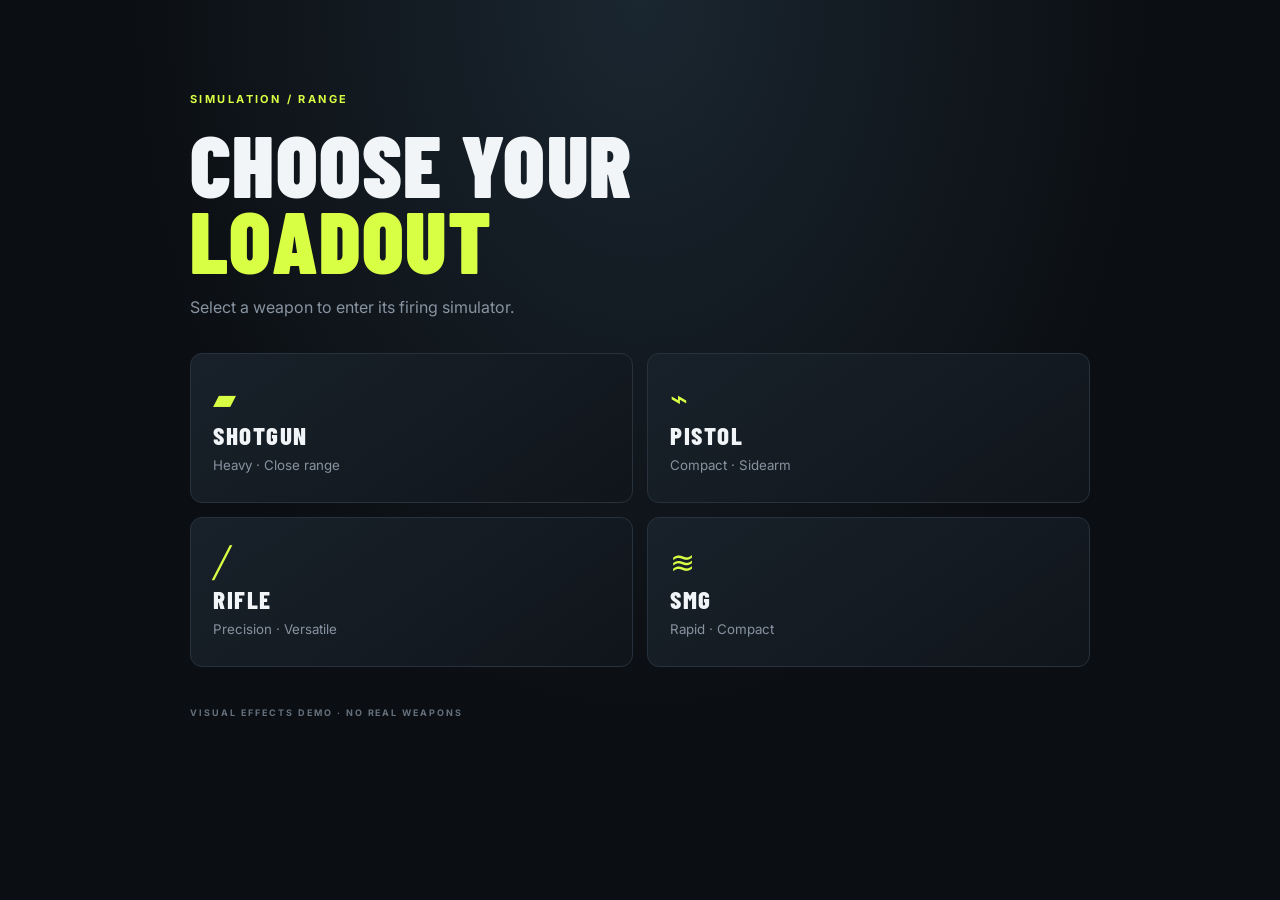
<file: index.html>
<!doctype html>
<html lang="en">
<head>
  <meta charset="utf-8"><meta name="viewport" content="width=device-width, initial-scale=1">
  <title>Weapon Select</title><link rel="stylesheet" href="style.css">
</head>
<body class="menu-page">
  <main class="menu">
    <p class="eyebrow">SIMULATION / RANGE</p>
    <h1>CHOOSE YOUR<br><span>LOADOUT</span></h1>
    <p class="sub">Select a weapon to enter its firing simulator.</p>
    <section class="weapon-grid">
      <a class="weapon-card" href="shotgun.html"><span class="weapon-icon">▰</span><b>SHOTGUN</b><small>Heavy · Close range</small></a>
      <a class="weapon-card" href="pistol.html"><span class="weapon-icon">⌁</span><b>PISTOL</b><small>Compact · Sidearm</small></a>
      <a class="weapon-card" href="rifle.html"><span class="weapon-icon">╱</span><b>RIFLE</b><small>Precision · Versatile</small></a>
      <a class="weapon-card" href="smg.html"><span class="weapon-icon">≋</span><b>SMG</b><small>Rapid · Compact</small></a>
    </section>
    <p class="footer-note">VISUAL EFFECTS DEMO · NO REAL WEAPONS</p>
  </main>
</body></html>
</file>
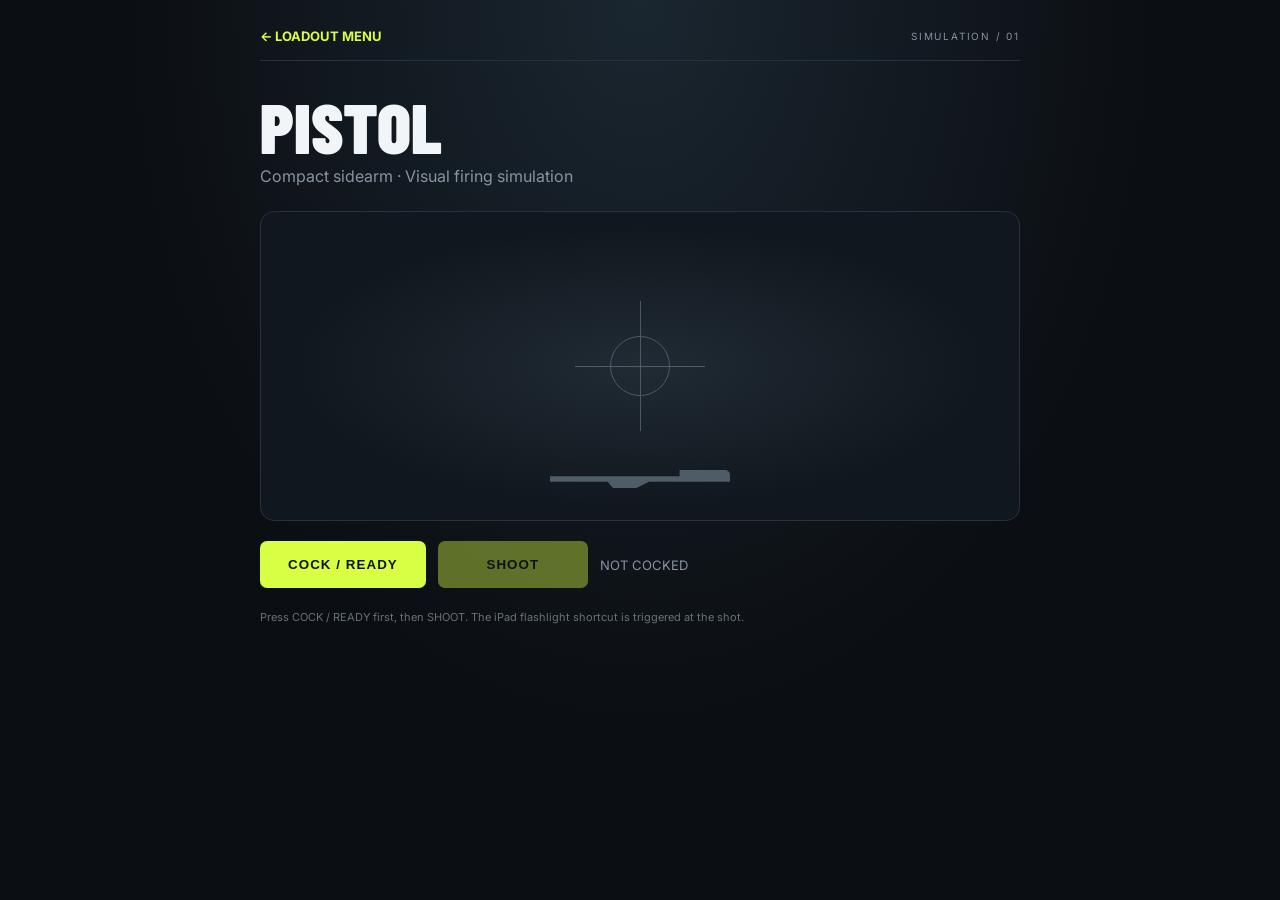
<file: pistol.html>
<!doctype html>
<html lang="en"><head><meta charset="utf-8"><meta name="viewport" content="width=device-width, initial-scale=1">
<title>PISTOL Simulator</title><link rel="stylesheet" href="style.css"></head>
<body><main class="sim">
  <header class="topbar"><a class="back" href="index.html">← LOADOUT MENU</a><span class="tag">SIMULATION / 01</span></header>
  <h2>PISTOL</h2><p class="desc">Compact sidearm · Visual firing simulation</p>
  <section class="stage" aria-label="Visual firing simulation">
    <div class="aim"><i></i></div><div class="weapon-shape"></div><div id="count" class="count">3</div>
  </section>
  <div class="controls"><button id="cock" class="shoot">COCK / READY</button><button id="shoot" class="shoot" disabled>SHOOT</button><span id="status" class="status">NOT COCKED</span></div>
  <p class="hint">Press COCK / READY first, then SHOOT. The iPad flashlight shortcut is triggered at the shot.</p>
</main><div id="flash" class="flash"></div><script src="weapon.js"></script></body></html>
</file>
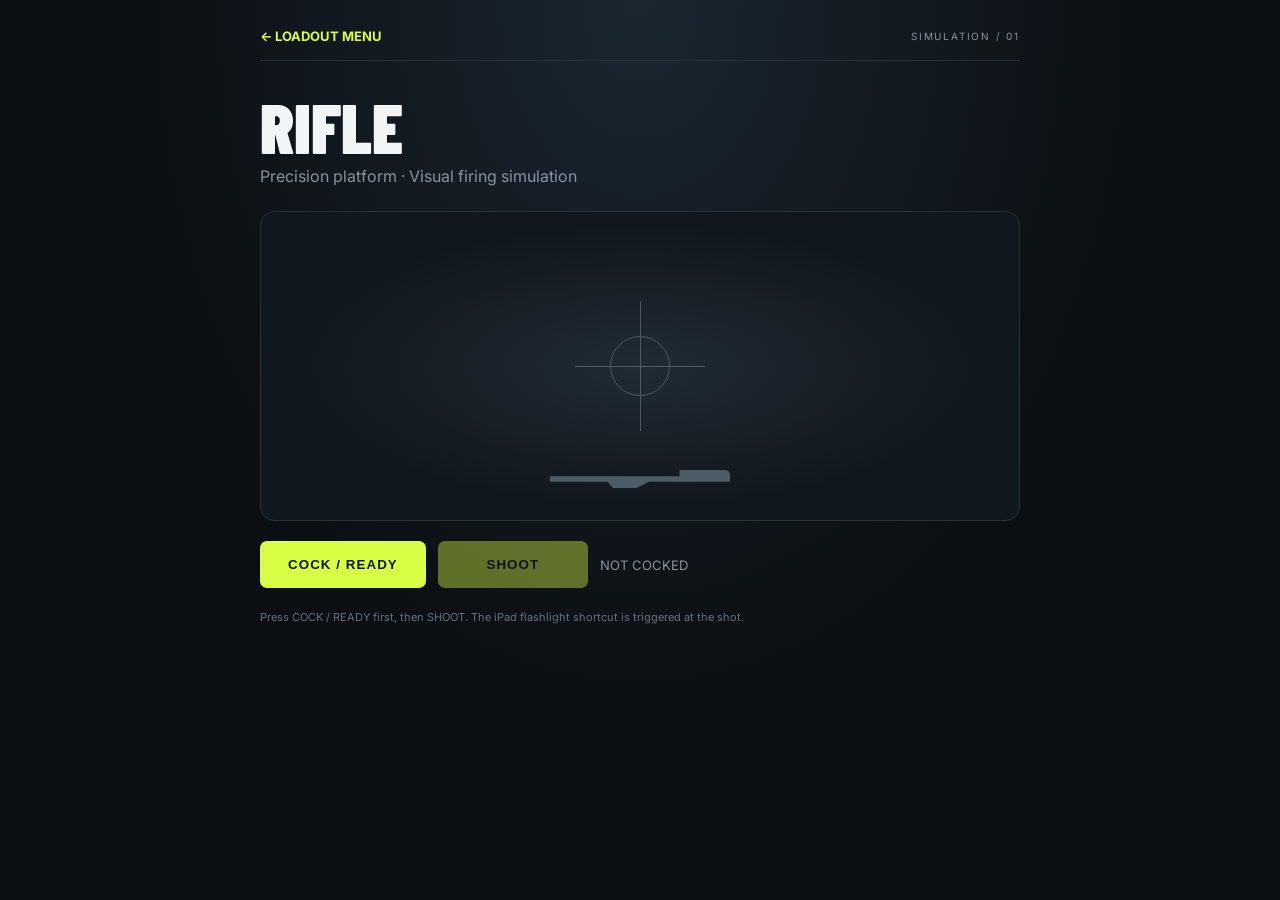
<file: rifle.html>
<!doctype html>
<html lang="en"><head><meta charset="utf-8"><meta name="viewport" content="width=device-width, initial-scale=1">
<title>RIFLE Simulator</title><link rel="stylesheet" href="style.css"></head>
<body><main class="sim">
  <header class="topbar"><a class="back" href="index.html">← LOADOUT MENU</a><span class="tag">SIMULATION / 01</span></header>
  <h2>RIFLE</h2><p class="desc">Precision platform · Visual firing simulation</p>
  <section class="stage" aria-label="Visual firing simulation">
    <div class="aim"><i></i></div><div class="weapon-shape"></div><div id="count" class="count">3</div>
  </section>
  <div class="controls"><button id="cock" class="shoot">COCK / READY</button><button id="shoot" class="shoot" disabled>SHOOT</button><span id="status" class="status">NOT COCKED</span></div>
  <p class="hint">Press COCK / READY first, then SHOOT. The iPad flashlight shortcut is triggered at the shot.</p>
</main><div id="flash" class="flash"></div><script src="weapon.js"></script></body></html>
</file>
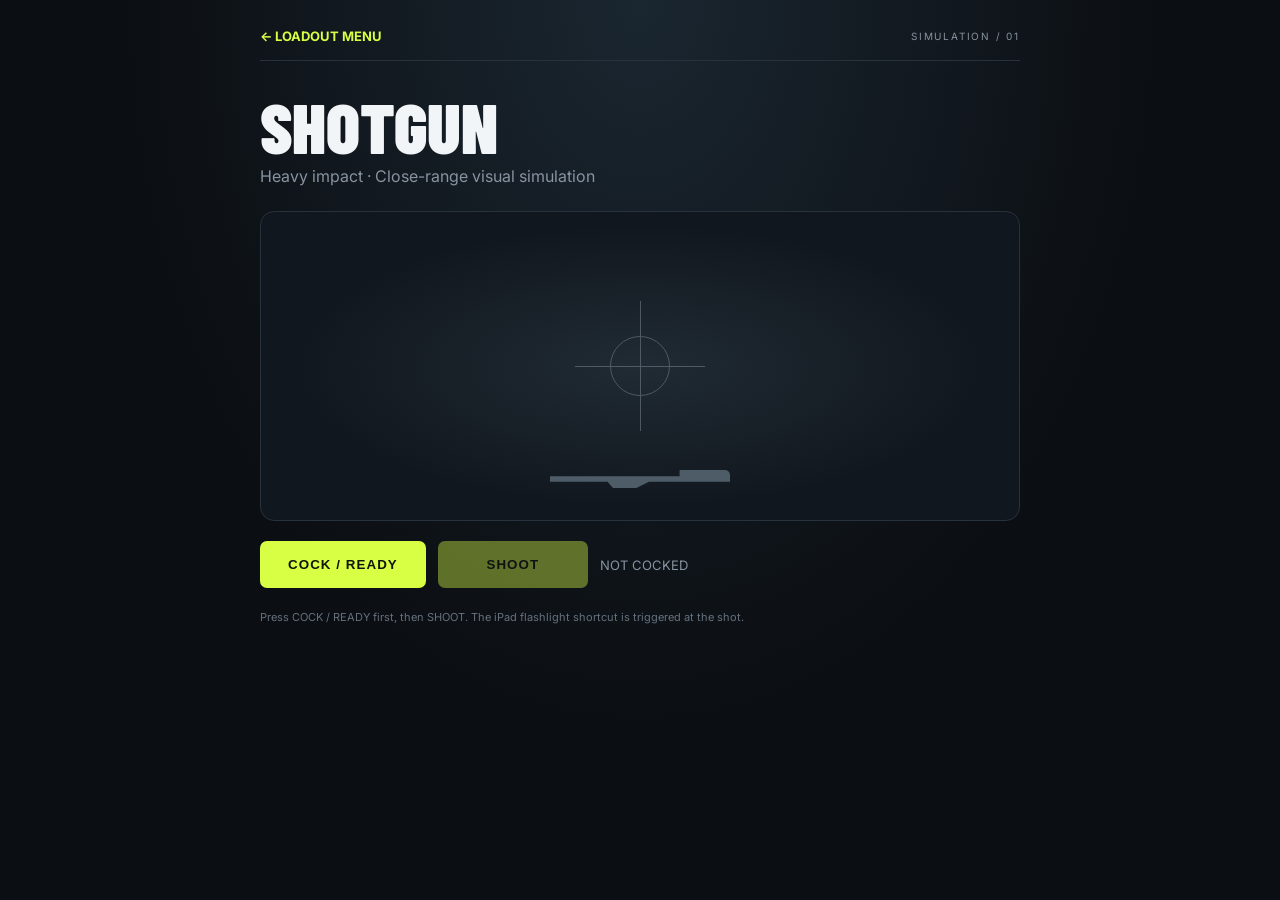
<file: shotgun.html>
<!doctype html>
<html lang="en"><head><meta charset="utf-8"><meta name="viewport" content="width=device-width, initial-scale=1">
<title>SHOTGUN Simulator</title><link rel="stylesheet" href="style.css"></head>
<body><main class="sim">
  <header class="topbar"><a class="back" href="index.html">← LOADOUT MENU</a><span class="tag">SIMULATION / 01</span></header>
  <h2>SHOTGUN</h2><p class="desc">Heavy impact · Close-range visual simulation</p>
  <section class="stage" aria-label="Visual firing simulation">
    <div class="aim"><i></i></div><div class="weapon-shape"></div><div id="count" class="count">3</div>
  </section>
  <div class="controls"><button id="cock" class="shoot">COCK / READY</button><button id="shoot" class="shoot" disabled>SHOOT</button><span id="status" class="status">NOT COCKED</span></div>
  <p class="hint">Press COCK / READY first, then SHOOT. The iPad flashlight shortcut is triggered at the shot.</p>
</main><div id="flash" class="flash"></div><script src="weapon.js"></script></body></html>
</file>
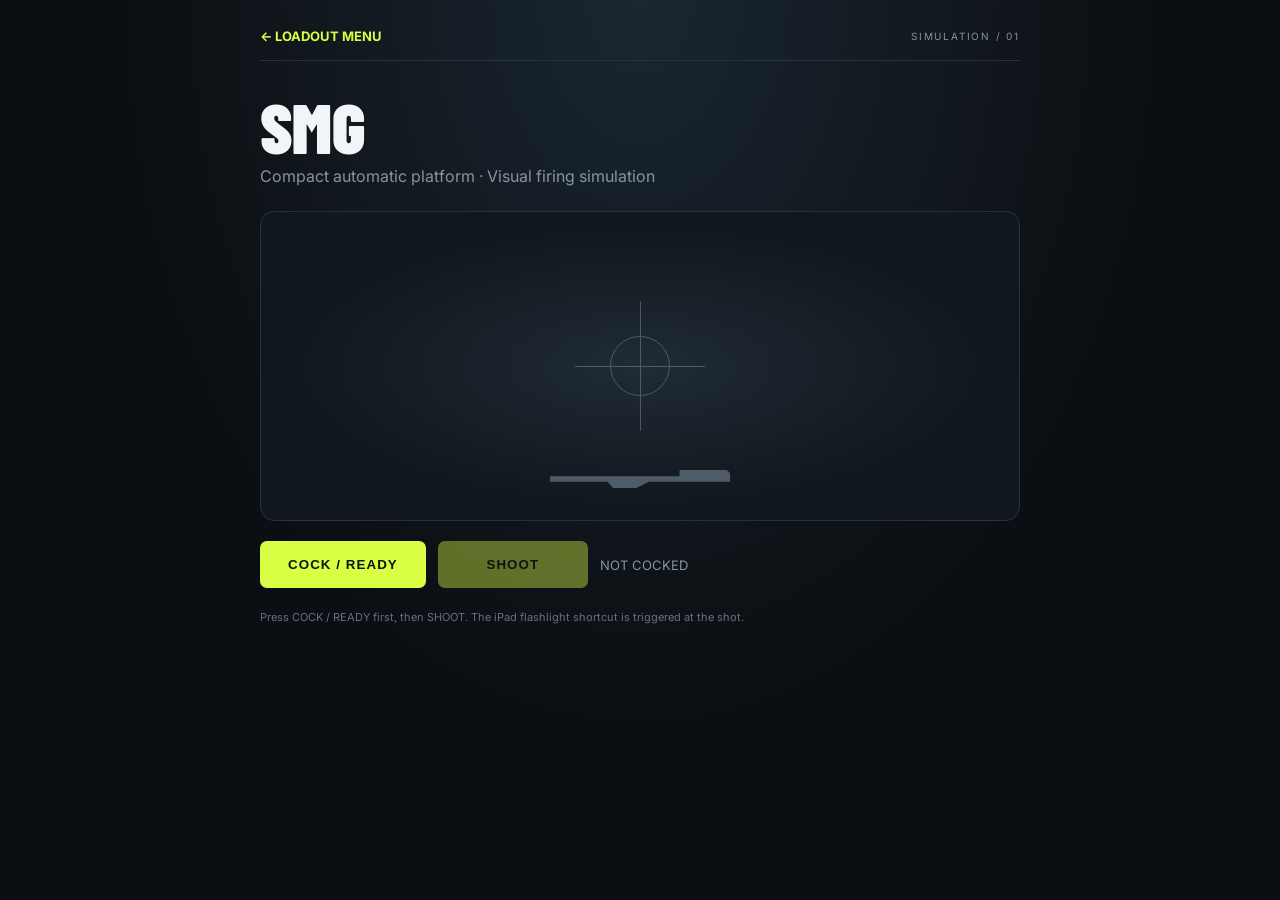
<file: smg.html>
<!doctype html>
<html lang="en"><head><meta charset="utf-8"><meta name="viewport" content="width=device-width, initial-scale=1">
<title>SMG Simulator</title><link rel="stylesheet" href="style.css"></head>
<body><main class="sim">
  <header class="topbar"><a class="back" href="index.html">← LOADOUT MENU</a><span class="tag">SIMULATION / 01</span></header>
  <h2>SMG</h2><p class="desc">Compact automatic platform · Visual firing simulation</p>
  <section class="stage" aria-label="Visual firing simulation">
    <div class="aim"><i></i></div><div class="weapon-shape"></div><div id="count" class="count">3</div>
  </section>
  <div class="controls"><button id="cock" class="shoot">COCK / READY</button><button id="shoot" class="shoot" disabled>SHOOT</button><span id="status" class="status">NOT COCKED</span></div>
  <p class="hint">Press COCK / READY first, then SHOOT. The iPad flashlight shortcut is triggered at the shot.</p>
</main><div id="flash" class="flash"></div><script src="weapon.js"></script></body></html>
</file>
<file: style.css>
@import url('https://fonts.googleapis.com/css2?family=Barlow+Condensed:wght@500;600;700;800;900&family=Inter:wght@400;600;700&display=swap');
:root{--bg:#0b0e12;--panel:#141a21;--line:#28323d;--accent:#d9ff45;--muted:#8793a0}
*{box-sizing:border-box}body{margin:0;min-height:100vh;background:radial-gradient(ellipse at 50% 0%,#1a2630 0%,var(--bg) 58%);color:#f2f5f7;font-family:Inter,system-ui,sans-serif}
.menu{width:min(900px,92vw);margin:0 auto;padding:9vh 0 40px}.eyebrow,.footer-note{font-size:11px;letter-spacing:.22em;color:var(--accent);font-weight:700}
h1{font:900 clamp(48px,9vw,86px)/.88 'Barlow Condensed',sans-serif;letter-spacing:.015em;margin:20px 0}h1 span{color:var(--accent)}
.sub{color:var(--muted);margin:18px 0 36px}.weapon-grid{display:grid;grid-template-columns:repeat(2,minmax(0,1fr));gap:14px}
.weapon-card{min-height:150px;padding:22px;background:linear-gradient(145deg,#18212a,#10151b);border:1px solid var(--line);border-radius:12px;color:inherit;text-decoration:none;display:flex;flex-direction:column;justify-content:center;gap:7px;transition:.18s}
.weapon-card:hover,.weapon-card:focus{border-color:var(--accent);transform:translateY(-3px);outline:none}.weapon-icon{font-size:30px;color:var(--accent);line-height:1}
.weapon-card b{font:800 25px 'Barlow Condensed',sans-serif;letter-spacing:.06em}.weapon-card small{color:var(--muted)}
.footer-note{margin-top:40px;color:#65717d;font-size:9px}
.sim{width:min(760px,92vw);margin:0 auto;padding:28px 0 50px}.topbar{display:flex;justify-content:space-between;align-items:center;border-bottom:1px solid var(--line);padding-bottom:16px}
.back{color:var(--accent);text-decoration:none;font-size:13px;font-weight:700}.tag{color:var(--muted);font-size:10px;letter-spacing:.18em}
h2{font:900 clamp(44px,8vw,70px)/.9 'Barlow Condensed',sans-serif;margin:34px 0 8px}.desc{color:var(--muted);margin:0 0 25px}
.stage{height:310px;border:1px solid var(--line);border-radius:14px;background:radial-gradient(ellipse at center,#202b34 0%,#11171e 65%);display:grid;place-items:center;position:relative;overflow:hidden}
.aim{width:130px;height:130px;position:relative;opacity:.42}.aim:before,.aim:after{content:"";position:absolute;background:#91a0ad}.aim:before{width:1px;height:100%;left:50%}.aim:after{height:1px;width:100%;top:50%}
.aim i{position:absolute;inset:35px;border:1px solid #91a0ad;border-radius:50%}
.weapon-shape{position:absolute;bottom:32px;width:180px;height:18px;background:#596875;border-radius:5px;opacity:.85;clip-path:polygon(0 35%,72% 35%,72% 0,100% 0,100% 65%,55% 65%,48% 100%,35% 100%,32% 65%,0 65%)}
.count{position:absolute;font:900 90px 'Barlow Condensed',sans-serif;color:var(--accent);text-shadow:0 0 30px #d9ff4580;opacity:0;transform:scale(.7);transition:.15s}
.count.show{opacity:1;transform:scale(1)}
.flash{position:fixed;inset:0;background:#fff;opacity:0;pointer-events:none;z-index:10}
.flash.fire{animation:flash .38s ease-out}
@keyframes flash{0%{opacity:0}12%{opacity:.95}28%{opacity:.08}42%{opacity:.65}100%{opacity:0}}
.controls{display:flex;gap:12px;align-items:center;margin-top:20px}.shoot{border:0;background:var(--accent);color:#10140a;padding:16px 28px;border-radius:7px;font-weight:900;letter-spacing:.08em;cursor:pointer}.shoot:disabled{opacity:.45;cursor:wait}
.status{color:var(--muted);font-size:13px}.hint{color:#65717d;font-size:11px;margin-top:22px}
@media(max-width:520px){.weapon-grid{grid-template-columns:1fr}.weapon-card{min-height:115px}.stage{height:260px}.controls{align-items:flex-start;flex-direction:column}}

.controls .shoot{min-width:150px}.controls .shoot:disabled{opacity:.4;cursor:not-allowed}
</file>
